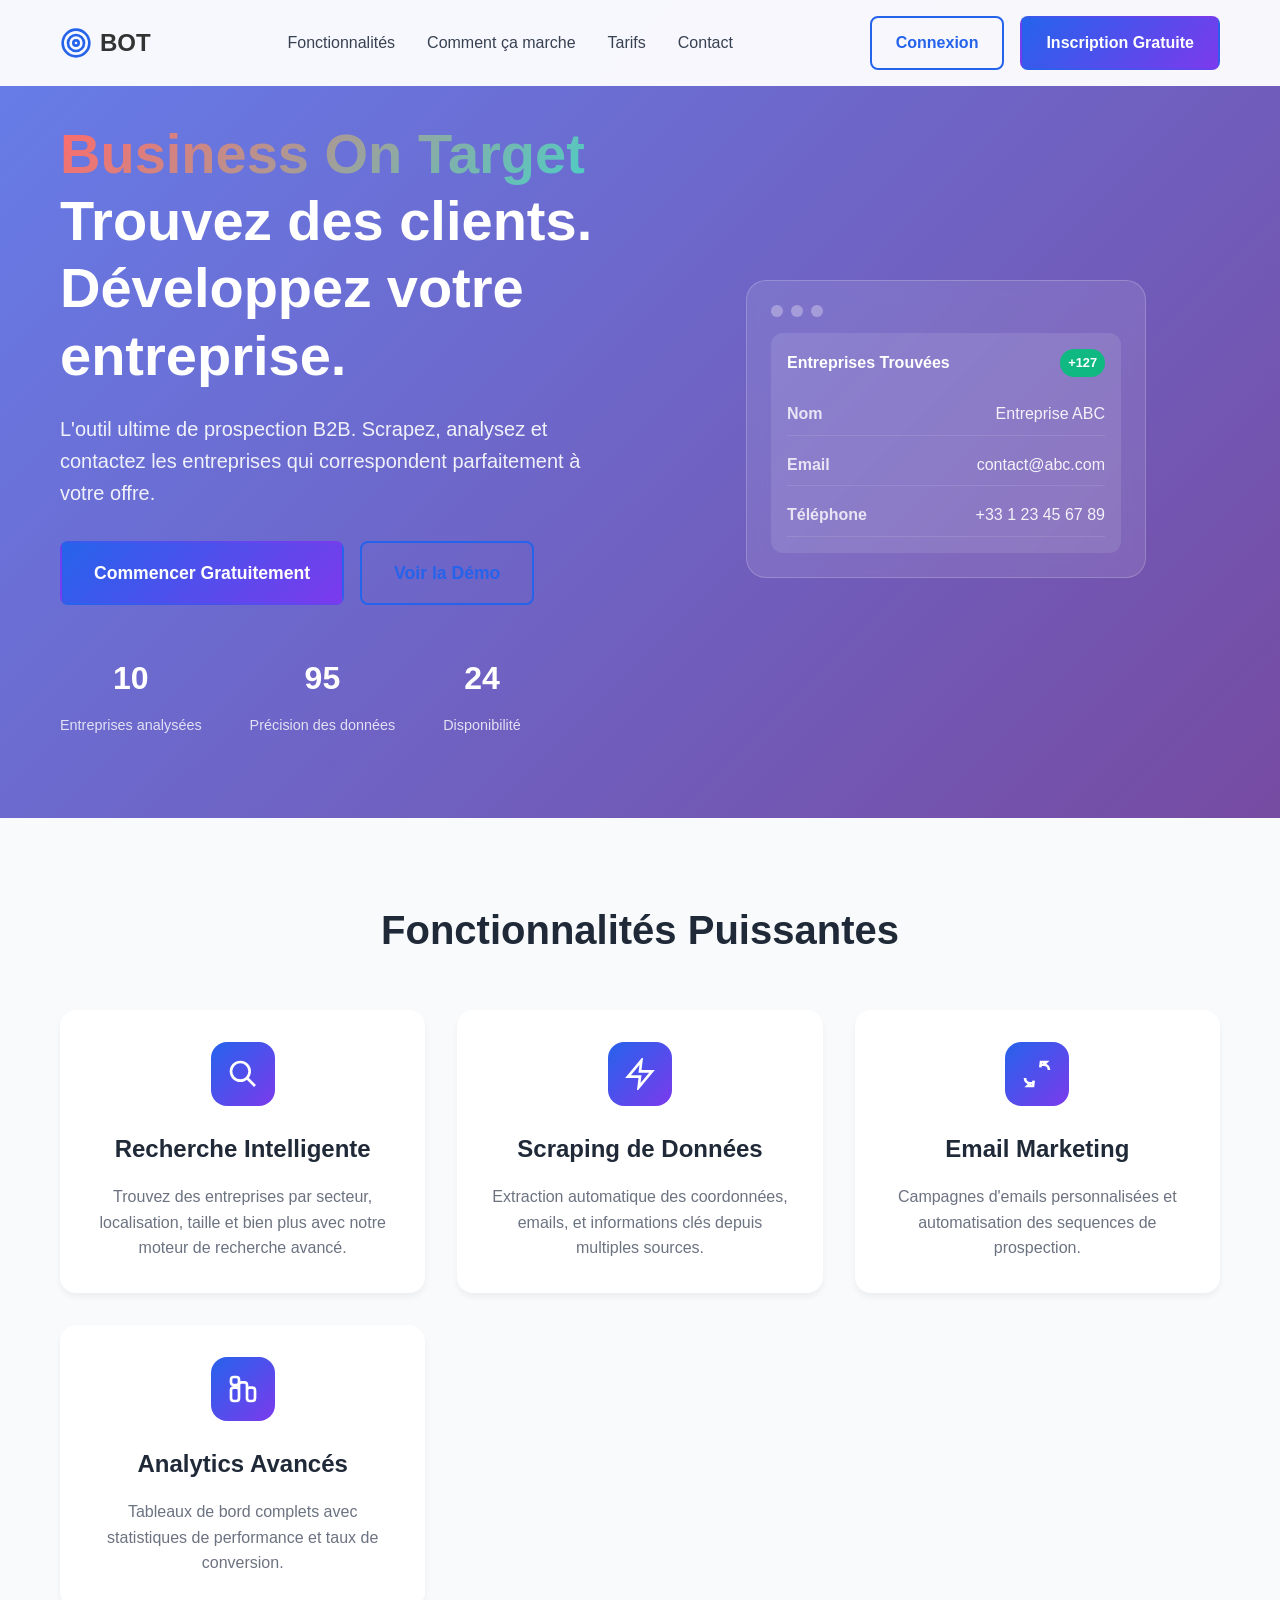
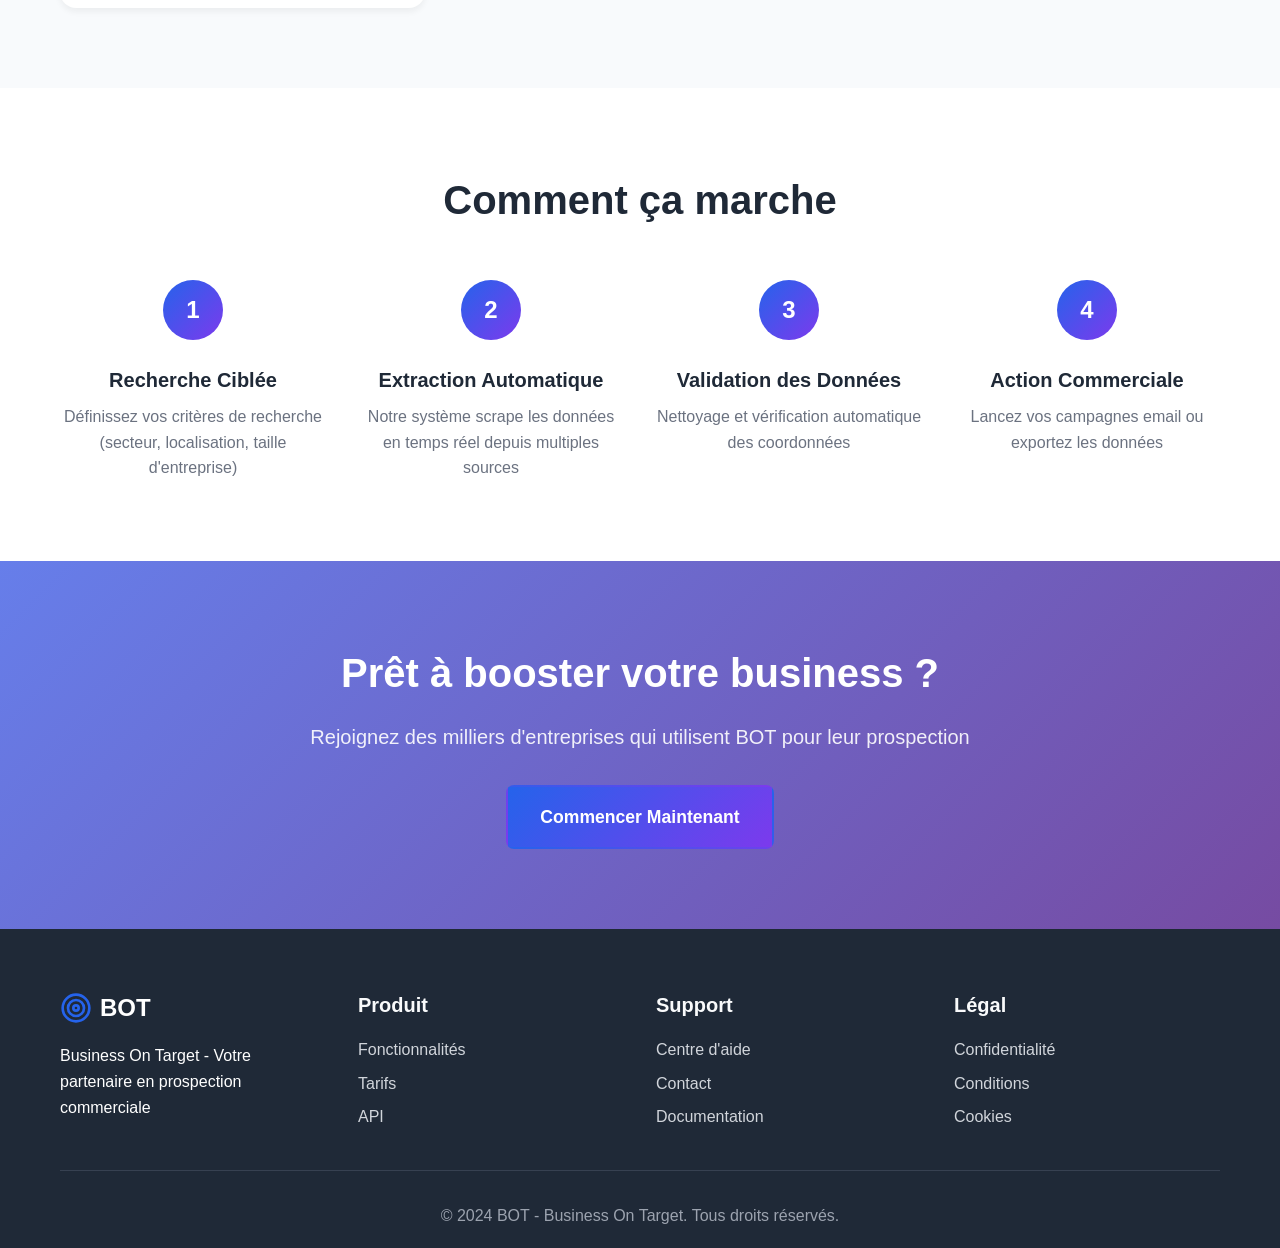
<file: bot-landing/index.html>
<!DOCTYPE html>
<html lang="fr">
<head>
    <meta charset="UTF-8">
    <meta name="viewport" content="width=device-width, initial-scale=1.0">
    <title>BOT - Business On Target</title>
    <link rel="stylesheet" href="styles.css">
    <link rel="icon" href="assets/icons/target-icon.svg" type="image/svg+xml">
</head>
<body>
    <!-- Navigation -->
    <nav class="navbar">
        <div class="nav-container">
            <div class="nav-logo">
                <svg class="logo-icon" viewBox="0 0 24 24" fill="none" xmlns="http://www.w3.org/2000/svg">
                    <path d="M12 22C17.5228 22 22 17.5228 22 12C22 6.47715 17.5228 2 12 2C6.47715 2 2 6.47715 2 12C2 17.5228 6.47715 22 12 22Z" stroke="currentColor" stroke-width="2"/>
                    <path d="M12 18C15.3137 18 18 15.3137 18 12C18 8.68629 15.3137 6 12 6C8.68629 6 6 8.68629 6 12C6 15.3137 8.68629 18 12 18Z" stroke="currentColor" stroke-width="2"/>
                    <path d="M12 14C13.1046 14 14 13.1046 14 12C14 10.8954 13.1046 10 12 10C10.8954 10 10 10.8954 10 12C10 13.1046 10.8954 14 12 14Z" stroke="currentColor" stroke-width="2"/>
                </svg>
                <span class="logo-text">BOT</span>
            </div>
            <div class="nav-menu">
                <a href="#features" class="nav-link">Fonctionnalités</a>
                <a href="#how-it-works" class="nav-link">Comment ça marche</a>
                <a href="#pricing" class="nav-link">Tarifs</a>
                <a href="#contact" class="nav-link">Contact</a>
            </div>
            <div class="nav-buttons">
                <a href="/login" class="btn btn-outline">Connexion</a>
                <a href="/register" class="btn btn-primary">Inscription Gratuite</a>
            </div>
            <button class="mobile-menu-btn">
                <span></span>
                <span></span>
                <span></span>
            </button>
        </div>
    </nav>

    <!-- Hero Section -->
    <section class="hero">
        <div class="hero-container">
            <div class="hero-content">
                <h1 class="hero-title">
                    <span class="gradient-text">Business On Target</span><br>
                    Trouvez des clients. Développez votre entreprise.
                </h1>
                <p class="hero-description">
                    L'outil ultime de prospection B2B. Scrapez, analysez et contactez
                    les entreprises qui correspondent parfaitement à votre offre.
                </p>
                <div class="hero-buttons">
                    <a href="/register" class="btn btn-primary btn-large">
                        Commencer Gratuitement
                    </a>
                    <a href="#demo" class="btn btn-secondary btn-large">
                        Voir la Démo
                    </a>
                </div>
                <div class="hero-stats">
                    <div class="stat">
                        <span class="stat-number">10,000+</span>
                        <span class="stat-label">Entreprises analysées</span>
                    </div>
                    <div class="stat">
                        <span class="stat-number">95%</span>
                        <span class="stat-label">Précision des données</span>
                    </div>
                    <div class="stat">
                        <span class="stat-number">24/7</span>
                        <span class="stat-label">Disponibilité</span>
                    </div>
                </div>
            </div>
            <div class="hero-visual">
                <div class="dashboard-preview">
                    <div class="dashboard-header">
                        <div class="window-controls">
                            <span></span>
                            <span></span>
                            <span></span>
                        </div>
                    </div>
                    <div class="dashboard-content">
                        <div class="data-card">
                            <div class="data-header">
                                <h4>Entreprises Trouvées</h4>
                                <span class="data-badge">+127</span>
                            </div>
                            <div class="data-grid">
                                <div class="data-item">
                                    <span class="data-label">Nom</span>
                                    <span class="data-value">Entreprise ABC</span>
                                </div>
                                <div class="data-item">
                                    <span class="data-label">Email</span>
                                    <span class="data-value">contact@abc.com</span>
                                </div>
                                <div class="data-item">
                                    <span class="data-label">Téléphone</span>
                                    <span class="data-value">+33 1 23 45 67 89</span>
                                </div>
                            </div>
                        </div>
                    </div>
                </div>
            </div>
        </div>
    </section>

    <!-- Features Section -->
    <section id="features" class="features">
        <div class="container">
            <h2 class="section-title">Fonctionnalités Puissantes</h2>
            <div class="features-grid">
                <div class="feature-card">
                    <div class="feature-icon">
                        <svg viewBox="0 0 24 24" fill="none" xmlns="http://www.w3.org/2000/svg">
                            <path d="M21 21L15 15M17 10C17 13.866 13.866 17 10 17C6.13401 17 3 13.866 3 10C3 6.13401 6.13401 3 10 3C13.866 3 17 6.13401 17 10Z" stroke="currentColor" stroke-width="2"/>
                        </svg>
                    </div>
                    <h3>Recherche Intelligente</h3>
                    <p>Trouvez des entreprises par secteur, localisation, taille et bien plus avec notre moteur de recherche avancé.</p>
                </div>

                <div class="feature-card">
                    <div class="feature-icon">
                        <svg viewBox="0 0 24 24" fill="none" xmlns="http://www.w3.org/2000/svg">
                            <path d="M13 2L3 14H12L11 22L21 10H12L13 2Z" stroke="currentColor" stroke-width="2"/>
                        </svg>
                    </div>
                    <h3>Scraping de Données</h3>
                    <p>Extraction automatique des coordonnées, emails, et informations clés depuis multiples sources.</p>
                </div>

                <div class="feature-card">
                    <div class="feature-icon">
                        <svg viewBox="0 0 24 24" fill="none" xmlns="http://www.w3.org/2000/svg">
                            <path d="M3 15C3 17.2091 4.79086 19 7 19L5 21H9L9.5 17M21 9C21 6.79086 19.2091 5 17 5L19 3H15L14.5 7" stroke="currentColor" stroke-width="2"/>
                        </svg>
                    </div>
                    <h3>Email Marketing</h3>
                    <p>Campagnes d'emails personnalisées et automatisation des sequences de prospection.</p>
                </div>

                <div class="feature-card">
                    <div class="feature-icon">
                        <svg viewBox="0 0 24 24" fill="none" xmlns="http://www.w3.org/2000/svg">
                            <path d="M9 19V13C9 11.8954 8.10457 11 7 11H5C3.89543 11 3 11.8954 3 13V19C3 20.1046 3.89543 21 5 21H7C8.10457 21 9 20.1046 9 19ZM9 19V9C9 7.89543 9.89543 7 11 7H13C14.1046 7 15 7.89543 15 9V19M15 19V13C15 11.8954 15.8954 11 17 11H19C20.1046 11 21 11.8954 21 13V19C21 20.1046 20.1046 21 19 21H17C15.8954 21 15 20.1046 15 19ZM9 5C9 3.89543 8.10457 3 7 3H5C3.89543 3 3 3.89543 3 5V7C3 8.10457 3.89543 9 5 9H7C8.10457 9 9 8.10457 9 7V5Z" stroke="currentColor" stroke-width="2"/>
                        </svg>
                    </div>
                    <h3>Analytics Avancés</h3>
                    <p>Tableaux de bord complets avec statistiques de performance et taux de conversion.</p>
                </div>
            </div>
        </div>
    </section>

    <!-- How It Works Section -->
    <section id="how-it-works" class="how-it-works">
        <div class="container">
            <h2 class="section-title">Comment ça marche</h2>
            <div class="steps">
                <div class="step">
                    <div class="step-number">1</div>
                    <div class="step-content">
                        <h3>Recherche Ciblée</h3>
                        <p>Définissez vos critères de recherche (secteur, localisation, taille d'entreprise)</p>
                    </div>
                </div>
                <div class="step">
                    <div class="step-number">2</div>
                    <div class="step-content">
                        <h3>Extraction Automatique</h3>
                        <p>Notre système scrape les données en temps réel depuis multiples sources</p>
                    </div>
                </div>
                <div class="step">
                    <div class="step-number">3</div>
                    <div class="step-content">
                        <h3>Validation des Données</h3>
                        <p>Nettoyage et vérification automatique des coordonnées</p>
                    </div>
                </div>
                <div class="step">
                    <div class="step-number">4</div>
                    <div class="step-content">
                        <h3>Action Commerciale</h3>
                        <p>Lancez vos campagnes email ou exportez les données</p>
                    </div>
                </div>
            </div>
        </div>
    </section>

    <!-- CTA Section -->
    <section class="cta">
        <div class="container">
            <div class="cta-content">
                <h2>Prêt à booster votre business ?</h2>
                <p>Rejoignez des milliers d'entreprises qui utilisent BOT pour leur prospection</p>
                <a href="/register" class="btn btn-primary btn-large">Commencer Maintenant</a>
            </div>
        </div>
    </section>

    <!-- Footer -->
    <footer class="footer">
        <div class="container">
            <div class="footer-content">
                <div class="footer-section">
                    <div class="footer-logo">
                        <svg class="logo-icon" viewBox="0 0 24 24" fill="none" xmlns="http://www.w3.org/2000/svg">
                            <path d="M12 22C17.5228 22 22 17.5228 22 12C22 6.47715 17.5228 2 12 2C6.47715 2 2 6.47715 2 12C2 17.5228 6.47715 22 12 22Z" stroke="currentColor" stroke-width="2"/>
                            <path d="M12 18C15.3137 18 18 15.3137 18 12C18 8.68629 15.3137 6 12 6C8.68629 6 6 8.68629 6 12C6 15.3137 8.68629 18 12 18Z" stroke="currentColor" stroke-width="2"/>
                            <path d="M12 14C13.1046 14 14 13.1046 14 12C14 10.8954 13.1046 10 12 10C10.8954 10 10 10.8954 10 12C10 13.1046 10.8954 14 12 14Z" stroke="currentColor" stroke-width="2"/>
                        </svg>
                        <span>BOT</span>
                    </div>
                    <p>Business On Target - Votre partenaire en prospection commerciale</p>
                </div>
                <div class="footer-section">
                    <h4>Produit</h4>
                    <a href="#features">Fonctionnalités</a>
                    <a href="#pricing">Tarifs</a>
                    <a href="#api">API</a>
                </div>
                <div class="footer-section">
                    <h4>Support</h4>
                    <a href="#help">Centre d'aide</a>
                    <a href="#contact">Contact</a>
                    <a href="#docs">Documentation</a>
                </div>
                <div class="footer-section">
                    <h4>Légal</h4>
                    <a href="#privacy">Confidentialité</a>
                    <a href="#terms">Conditions</a>
                    <a href="#cookies">Cookies</a>
                </div>
            </div>
            <div class="footer-bottom">
                <p>&copy; 2024 BOT - Business On Target. Tous droits réservés.</p>
            </div>
        </div>
    </footer>

    <script src="script.js"></script>
</body>
</html>
</file>
<file: bot-landing/styles.css>
/* Reset et base */
* {
    margin: 0;
    padding: 0;
    box-sizing: border-box;
}

body {
    font-family: -apple-system, BlinkMacSystemFont, 'Segoe UI', 'Roboto', sans-serif;
    line-height: 1.6;
    color: #333;
    background: #ffffff;
}

.container {
    max-width: 1200px;
    margin: 0 auto;
    padding: 0 20px;
}

/* Navigation */
.navbar {
    background: rgba(255, 255, 255, 0.95);
    backdrop-filter: blur(10px);
    position: fixed;
    top: 0;
    width: 100%;
    z-index: 1000;
    padding: 1rem 0;
}

.nav-container {
    max-width: 1200px;
    margin: 0 auto;
    padding: 0 20px;
    display: flex;
    justify-content: space-between;
    align-items: center;
}

.nav-logo {
    display: flex;
    align-items: center;
    gap: 0.5rem;
    font-weight: 700;
    font-size: 1.5rem;
}

.logo-icon {
    width: 32px;
    height: 32px;
    color: #2563eb;
}

.nav-menu {
    display: flex;
    gap: 2rem;
}

.nav-link {
    text-decoration: none;
    color: #374151;
    font-weight: 500;
    transition: color 0.3s ease;
}

.nav-link:hover {
    color: #2563eb;
}

.nav-buttons {
    display: flex;
    gap: 1rem;
}

.mobile-menu-btn {
    display: none;
    flex-direction: column;
    gap: 4px;
    background: none;
    border: none;
    cursor: pointer;
}

.mobile-menu-btn span {
    width: 24px;
    height: 2px;
    background: #374151;
    transition: all 0.3s ease;
}

/* Buttons */
.btn {
    padding: 0.75rem 1.5rem;
    border-radius: 8px;
    text-decoration: none;
    font-weight: 600;
    transition: all 0.3s ease;
    border: 2px solid transparent;
    display: inline-block;
    text-align: center;
}

.btn-primary {
    background: linear-gradient(135deg, #2563eb, #7c3aed);
    color: white;
}

.btn-primary:hover {
    transform: translateY(-2px);
    box-shadow: 0 10px 25px rgba(37, 99, 235, 0.3);
}

.btn-outline {
    border-color: #2563eb;
    color: #2563eb;
    background: transparent;
}

.btn-outline:hover {
    background: #2563eb;
    color: white;
}

.btn-large {
    padding: 1rem 2rem;
    font-size: 1.1rem;
}

.btn-secondary {
    background: transparent;
    color: #2563eb;
    border: 2px solid #2563eb;
}

.btn-secondary:hover {
    background: #2563eb;
    color: white;
}

/* Hero Section */
.hero {
    padding: 120px 0 80px;
    background: linear-gradient(135deg, #667eea 0%, #764ba2 100%);
    color: white;
}

.hero-container {
    max-width: 1200px;
    margin: 0 auto;
    padding: 0 20px;
    display: grid;
    grid-template-columns: 1fr 1fr;
    gap: 4rem;
    align-items: center;
}

.hero-title {
    font-size: 3.5rem;
    font-weight: 700;
    line-height: 1.2;
    margin-bottom: 1.5rem;
}

.gradient-text {
    background: linear-gradient(135deg, #ff6b6b, #4ecdc4);
    -webkit-background-clip: text;
    -webkit-text-fill-color: transparent;
    background-clip: text;
}

.hero-description {
    font-size: 1.25rem;
    margin-bottom: 2rem;
    opacity: 0.9;
}

.hero-buttons {
    display: flex;
    gap: 1rem;
    margin-bottom: 3rem;
}

.hero-stats {
    display: flex;
    gap: 3rem;
}

.stat {
    text-align: center;
}

.stat-number {
    display: block;
    font-size: 2rem;
    font-weight: 700;
    margin-bottom: 0.5rem;
}

.stat-label {
    font-size: 0.9rem;
    opacity: 0.8;
}

.hero-visual {
    display: flex;
    justify-content: center;
}

.dashboard-preview {
    background: rgba(255, 255, 255, 0.1);
    backdrop-filter: blur(10px);
    border-radius: 20px;
    padding: 1.5rem;
    border: 1px solid rgba(255, 255, 255, 0.2);
    width: 100%;
    max-width: 400px;
}

.window-controls {
    display: flex;
    gap: 0.5rem;
    margin-bottom: 1rem;
}

.window-controls span {
    width: 12px;
    height: 12px;
    border-radius: 50%;
    background: rgba(255, 255, 255, 0.3);
}

.data-card {
    background: rgba(255, 255, 255, 0.1);
    border-radius: 12px;
    padding: 1rem;
}

.data-header {
    display: flex;
    justify-content: space-between;
    align-items: center;
    margin-bottom: 1rem;
}

.data-header h4 {
    font-size: 1rem;
    font-weight: 600;
}

.data-badge {
    background: #10b981;
    padding: 0.25rem 0.5rem;
    border-radius: 20px;
    font-size: 0.8rem;
    font-weight: 600;
}

.data-grid {
    display: flex;
    flex-direction: column;
    gap: 0.5rem;
}

.data-item {
    display: flex;
    justify-content: space-between;
    padding: 0.5rem 0;
    border-bottom: 1px solid rgba(255, 255, 255, 0.1);
}

.data-label {
    font-weight: 600;
    opacity: 0.8;
}

.data-value {
    opacity: 0.9;
}

/* Features Section */
.features {
    padding: 80px 0;
    background: #f8fafc;
}

.section-title {
    font-size: 2.5rem;
    font-weight: 700;
    text-align: center;
    margin-bottom: 3rem;
    color: #1f2937;
}

.features-grid {
    display: grid;
    grid-template-columns: repeat(auto-fit, minmax(300px, 1fr));
    gap: 2rem;
}

.feature-card {
    background: white;
    padding: 2rem;
    border-radius: 16px;
    text-align: center;
    box-shadow: 0 4px 6px rgba(0, 0, 0, 0.05);
    transition: transform 0.3s ease, box-shadow 0.3s ease;
}

.feature-card:hover {
    transform: translateY(-4px);
    box-shadow: 0 20px 25px rgba(0, 0, 0, 0.1);
}

.feature-icon {
    width: 64px;
    height: 64px;
    margin: 0 auto 1.5rem;
    background: linear-gradient(135deg, #2563eb, #7c3aed);
    border-radius: 16px;
    display: flex;
    align-items: center;
    justify-content: center;
}

.feature-icon svg {
    width: 32px;
    height: 32px;
    color: white;
}

.feature-card h3 {
    font-size: 1.5rem;
    font-weight: 600;
    margin-bottom: 1rem;
    color: #1f2937;
}

.feature-card p {
    color: #6b7280;
    line-height: 1.6;
}

/* How It Works Section */
.how-it-works {
    padding: 80px 0;
    background: white;
}

.steps {
    display: grid;
    grid-template-columns: repeat(auto-fit, minmax(250px, 1fr));
    gap: 2rem;
}

.step {
    display: flex;
    flex-direction: column;
    align-items: center;
    text-align: center;
}

.step-number {
    width: 60px;
    height: 60px;
    background: linear-gradient(135deg, #2563eb, #7c3aed);
    color: white;
    border-radius: 50%;
    display: flex;
    align-items: center;
    justify-content: center;
    font-size: 1.5rem;
    font-weight: 700;
    margin-bottom: 1.5rem;
}

.step-content h3 {
    font-size: 1.25rem;
    font-weight: 600;
    margin-bottom: 0.5rem;
    color: #1f2937;
}

.step-content p {
    color: #6b7280;
    line-height: 1.6;
}

/* CTA Section */
.cta {
    padding: 80px 0;
    background: linear-gradient(135deg, #667eea 0%, #764ba2 100%);
    color: white;
    text-align: center;
}

.cta-content h2 {
    font-size: 2.5rem;
    font-weight: 700;
    margin-bottom: 1rem;
}

.cta-content p {
    font-size: 1.25rem;
    margin-bottom: 2rem;
    opacity: 0.9;
}

/* Footer */
.footer {
    background: #1f2937;
    color: white;
    padding: 60px 0 20px;
}

.footer-content {
    display: grid;
    grid-template-columns: repeat(auto-fit, minmax(250px, 1fr));
    gap: 2rem;
    margin-bottom: 2rem;
}

.footer-section h4 {
    font-size: 1.25rem;
    font-weight: 600;
    margin-bottom: 1rem;
    color: #f9fafb;
}

.footer-section a {
    display: block;
    color: #d1d5db;
    text-decoration: none;
    margin-bottom: 0.5rem;
    transition: color 0.3s ease;
}

.footer-section a:hover {
    color: #ffffff;
}

.footer-logo {
    display: flex;
    align-items: center;
    gap: 0.5rem;
    font-weight: 700;
    font-size: 1.5rem;
    margin-bottom: 1rem;
}

.footer-bottom {
    text-align: center;
    padding-top: 2rem;
    border-top: 1px solid #374151;
    color: #9ca3af;
}

/* Responsive Design */
@media (max-width: 768px) {
    .nav-menu {
        display: none;
    }

    .nav-buttons {
        display: none;
    }

    .mobile-menu-btn {
        display: flex;
    }

    .hero-container {
        grid-template-columns: 1fr;
        text-align: center;
        gap: 2rem;
    }

    .hero-title {
        font-size: 2.5rem;
    }

    .hero-buttons {
        flex-direction: column;
        align-items: center;
    }

    .hero-stats {
        justify-content: center;
    }

    .features-grid {
        grid-template-columns: 1fr;
    }

    .steps {
        grid-template-columns: 1fr;
    }
}

@media (max-width: 480px) {
    .hero-title {
        font-size: 2rem;
    }

    .section-title {
        font-size: 2rem;
    }

    .hero-stats {
        flex-direction: column;
        gap: 1rem;
    }

    .btn-large {
        padding: 0.75rem 1.5rem;
        font-size: 1rem;
    }
}
</file>
